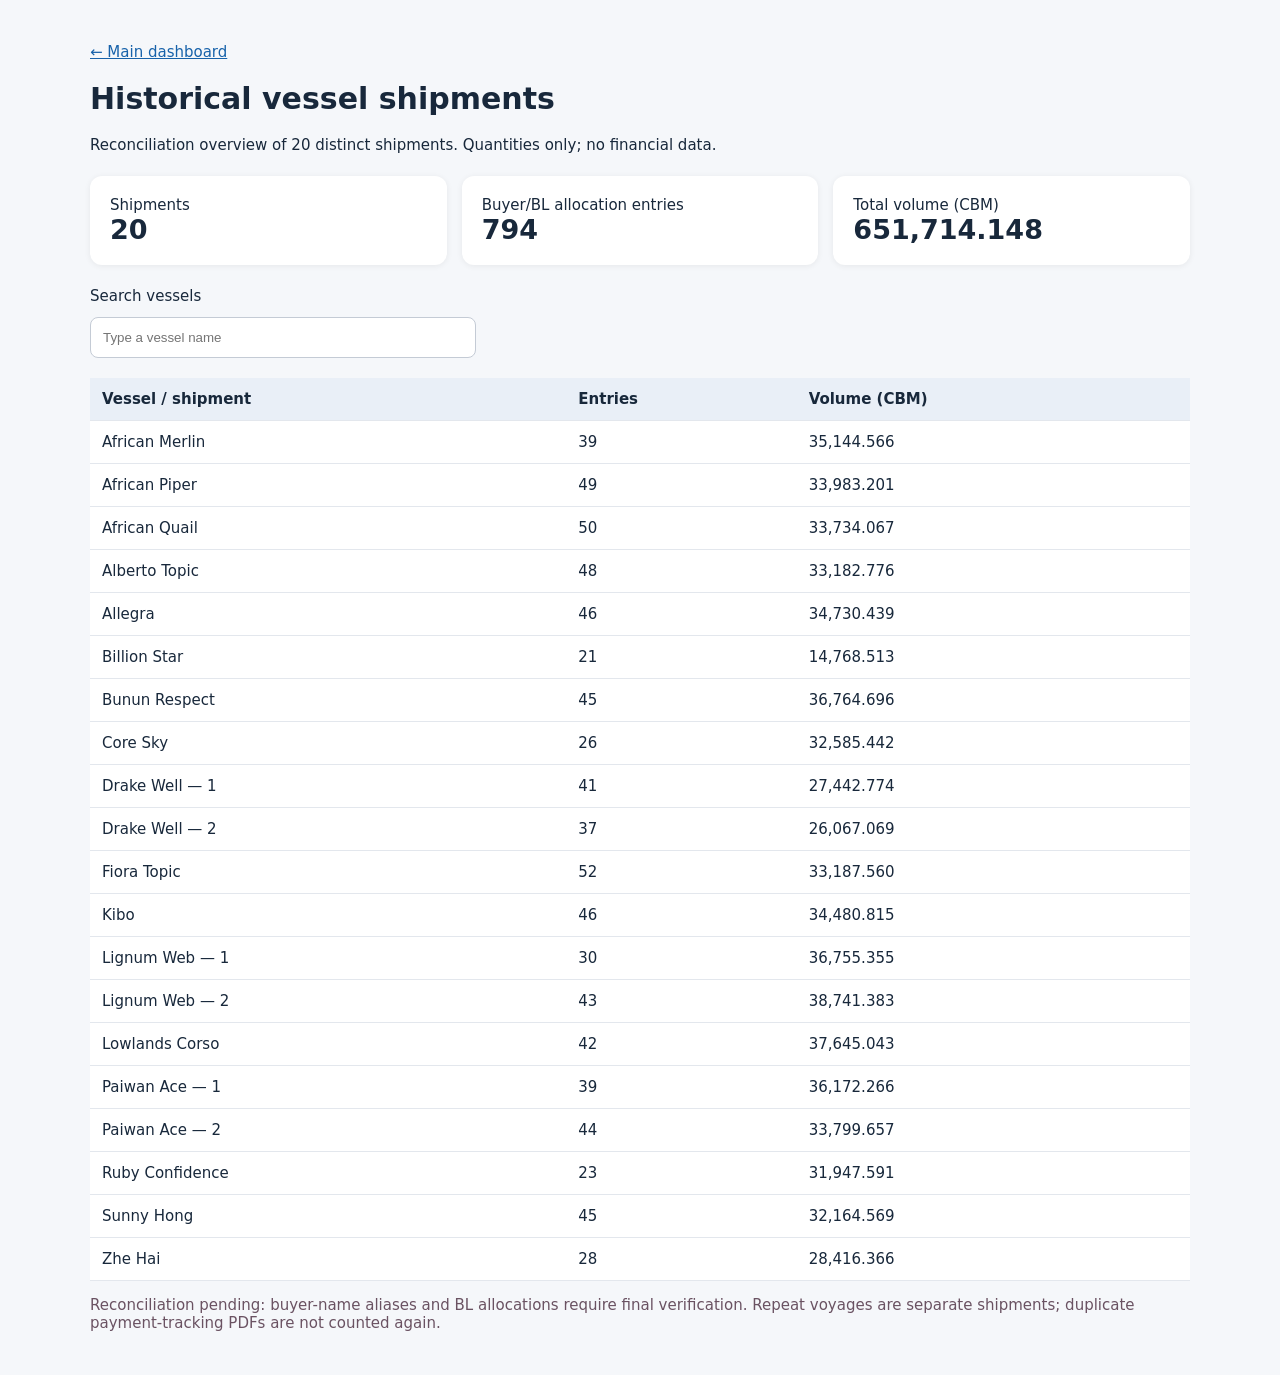
<file: historical-shipments.html>
<!doctype html><html lang="en"><head><meta charset="utf-8"><meta name="viewport" content="width=device-width,initial-scale=1"><title>Historical Shipments | S Poddar Timber</title><style>body{font:15px system-ui,sans-serif;background:#f5f7fa;color:#18283b;margin:0;padding:28px}main{max-width:1100px;margin:auto}a{color:#1762aa}.cards{display:flex;gap:15px;flex-wrap:wrap;margin:22px 0}.card{background:white;padding:20px;border-radius:12px;flex:1;min-width:180px;box-shadow:0 1px 6px #0001}.card strong{display:block;font-size:27px}table{width:100%;border-collapse:collapse;background:white}th,td{padding:12px;text-align:left;border-bottom:1px solid #e3e7ed}th{background:#e9eff7}input{padding:12px;width:min(95%,360px);margin:12px 0 20px;border:1px solid #c4cbd5;border-radius:8px}.note{color:#6a5262}</style></head><body><main><p><a href="./index.html">← Main dashboard</a></p><h1>Historical vessel shipments</h1><p>Reconciliation overview of 20 distinct shipments. Quantities only; no financial data.</p><div class="cards"><div class="card">Shipments<strong id="shipments">—</strong></div><div class="card">Buyer/BL allocation entries<strong id="entries">—</strong></div><div class="card">Total volume (CBM)<strong id="total">—</strong></div></div><label for="search">Search vessels</label><div><input id="search" placeholder="Type a vessel name"></div><table><thead><tr><th>Vessel / shipment</th><th>Entries</th><th>Volume (CBM)</th></tr></thead><tbody id="rows"><tr><td colspan="3">Loading…</td></tr></tbody></table><p class="note">Reconciliation pending: buyer-name aliases and BL allocations require final verification. Repeat voyages are separate shipments; duplicate payment-tracking PDFs are not counted again.</p></main><script>let vessels=[];const fmt=n=>Number(n).toLocaleString('en-US',{minimumFractionDigits:3,maximumFractionDigits:3});function render(){const q=document.getElementById('search').value.toLowerCase();document.getElementById('rows').innerHTML=vessels.filter(x=>x.vessel.toLowerCase().includes(q)).map(x=>'<tr><td>'+x.vessel.replaceAll('&','&amp;').replaceAll('<','&lt;')+'</td><td>'+x.entries+'</td><td>'+fmt(x.cbm)+'</td></tr>').join('')||'<tr><td colspan="3">No matching shipments</td></tr>'}fetch('./data/historical-shipment-reconciliation.json').then(r=>{if(!r.ok)throw Error('Data unavailable');return r.json()}).then(d=>{vessels=d.vessels;document.getElementById('shipments').textContent=d.shipments;document.getElementById('entries').textContent=d.entries;document.getElementById('total').textContent=fmt(d.total_cbm);render()}).catch(e=>document.getElementById('rows').innerHTML='<tr><td colspan="3">'+e.message+'</td></tr>');document.getElementById('search').addEventListener('input',render)</script></body></html>
</file>
